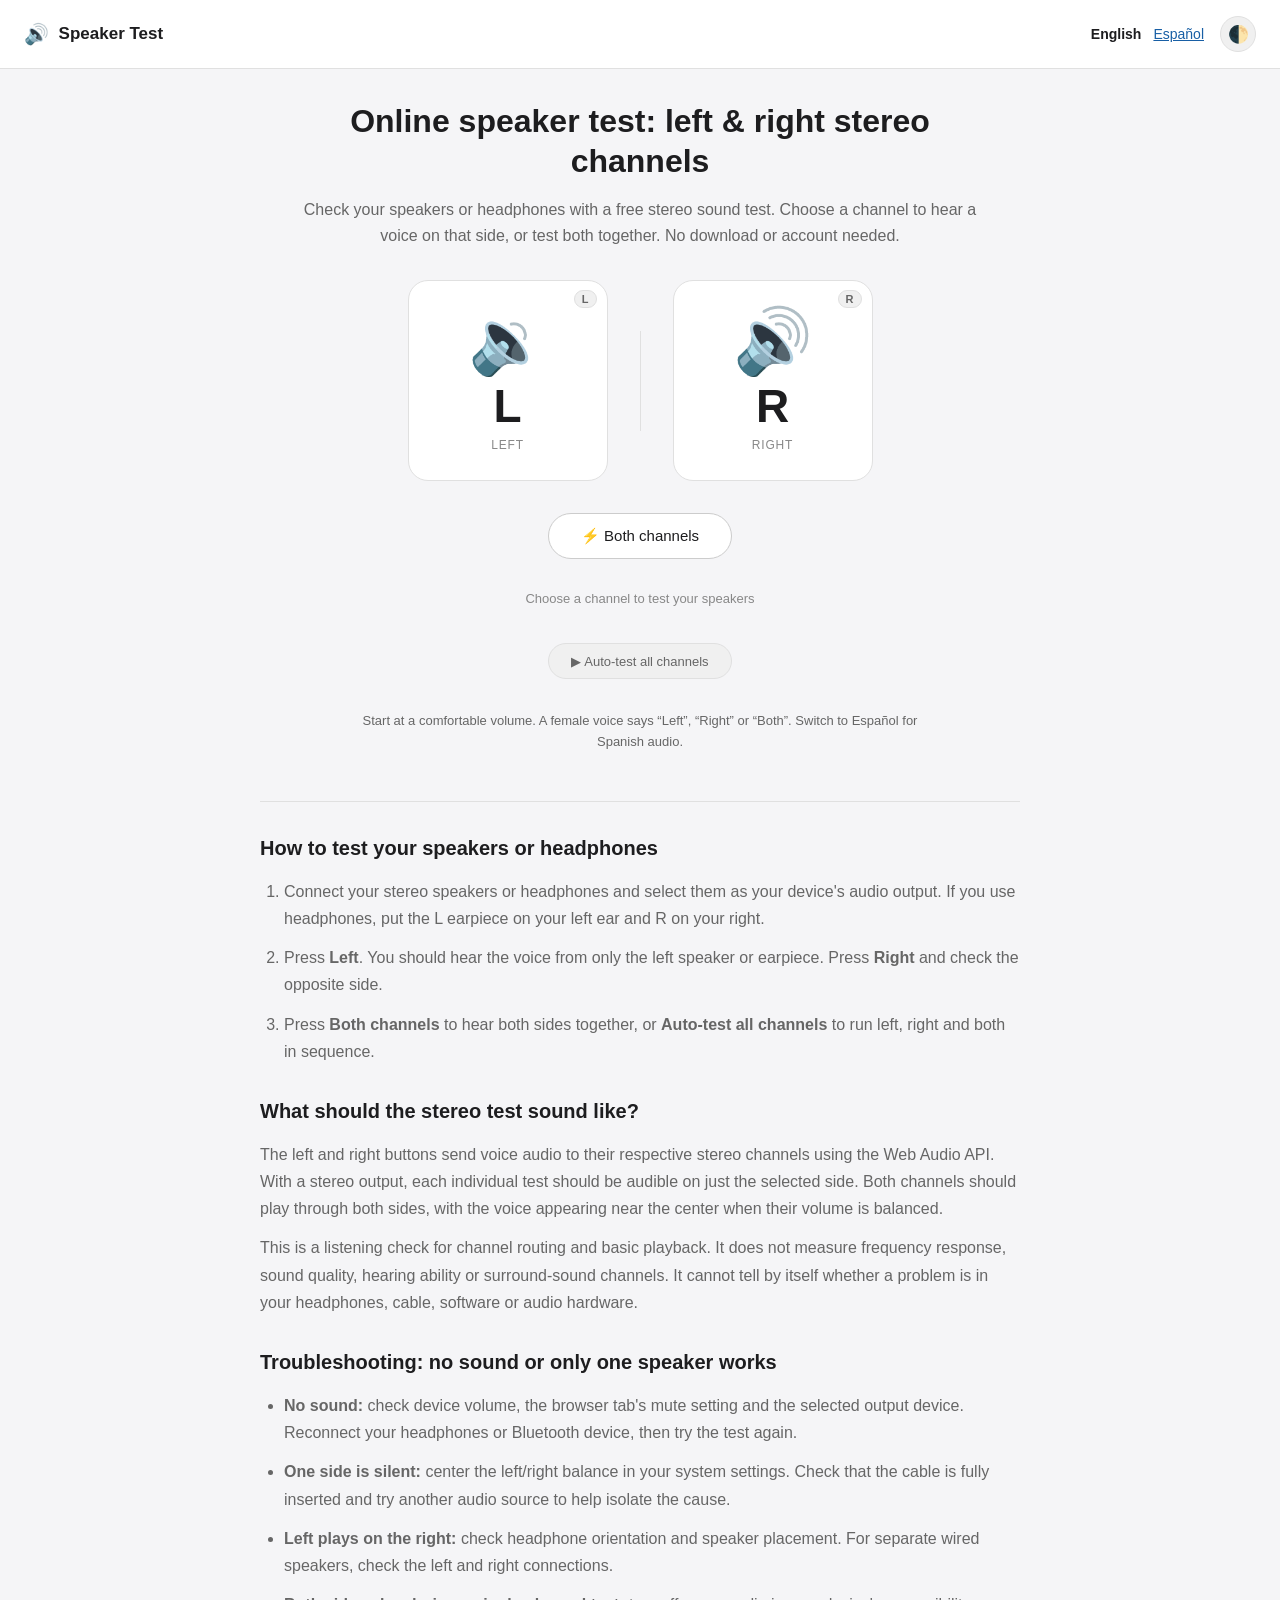
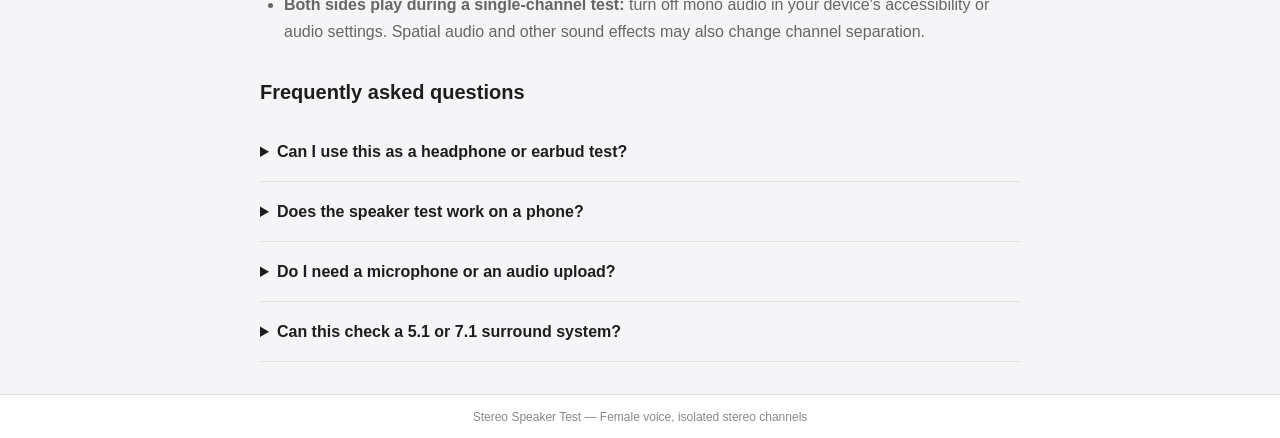
<file: index.html>
<!doctype html>
<html lang="en">
    <head>
        <meta charset="UTF-8" />
        <meta name="viewport" content="width=device-width, initial-scale=1.0" />
        <meta name="robots" content="noindex" />
        <meta
            name="google-site-verification"
            content="xRqT5pQQETq9o1kaS6i_sFaF7CkRpYhiDLhVEV0IBiU"
        />
        <title>Speaker Test</title>
        <script>
            (function () {
                var languages = navigator.languages && navigator.languages.length
                    ? navigator.languages
                    : [navigator.language || ""];
                var preferred = String(languages[0] || "").toLowerCase();
                var language = preferred.indexOf("es") === 0 ? "es" : "en";
                window.location.replace(
                    "/" + language + window.location.search + window.location.hash
                );
            })();
        </script>
        <noscript><meta http-equiv="refresh" content="0; url=/en" /></noscript>
    </head>
    <body></body>
</html>
</file>
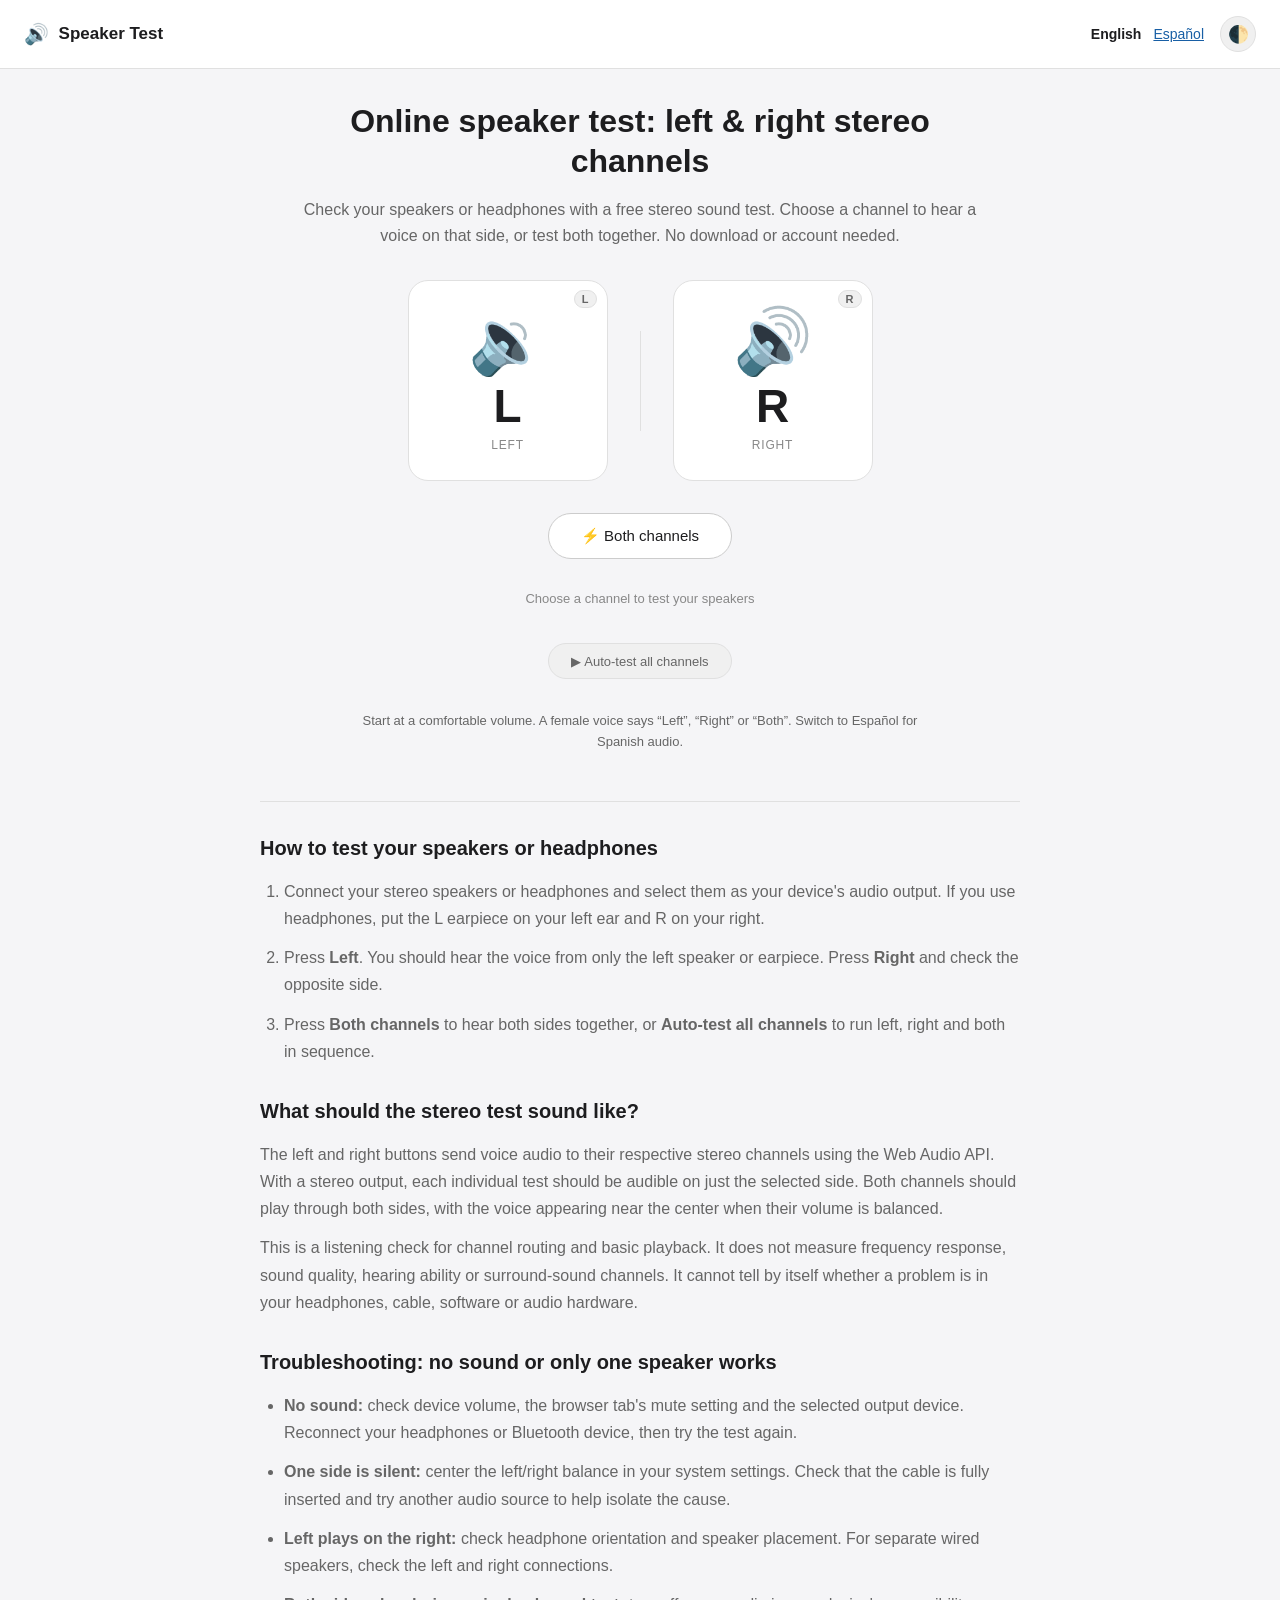
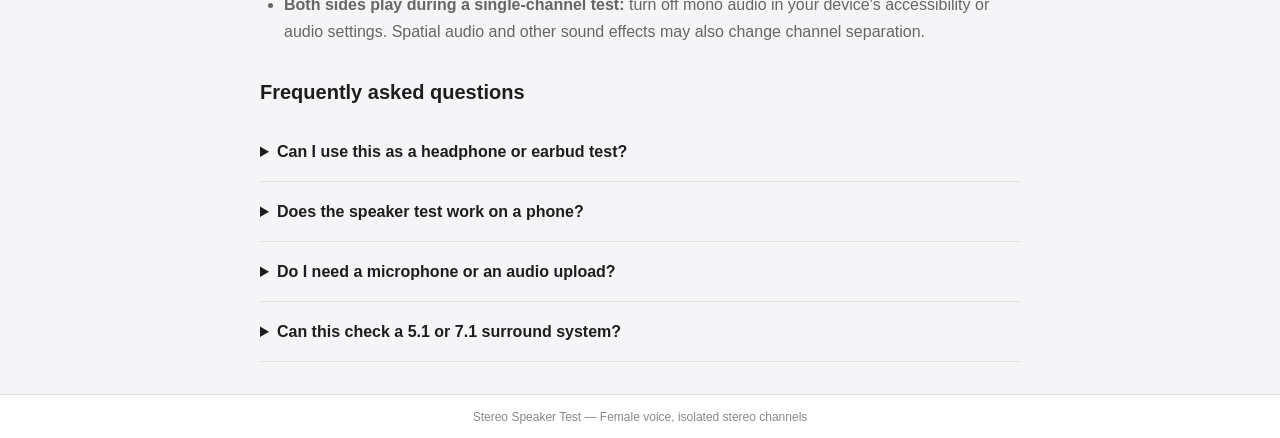
<file: en/index.html>
<!doctype html>
<html lang="en">
    <head>
        <!-- ── Primary Meta ── -->
        <meta charset="UTF-8" />
        <meta name="viewport" content="width=device-width, initial-scale=1.0" />
        <title>Online Speaker Test — Left &amp; Right Stereo Audio</title>
        <meta
            name="description"
            content="Test your left and right speakers or headphones online. Check stereo channels with voice audio, troubleshoot sound problems, and start instantly with no download."
        />
        <meta name="author" content="Speaker Test" />
        <meta name="robots" content="index, follow, max-image-preview:large" />
        <link rel="alternate" hreflang="en" href="https://audio-speaker-test.vercel.app/en" />
        <link rel="alternate" hreflang="es" href="https://audio-speaker-test.vercel.app/es" />
        <link rel="alternate" hreflang="x-default" href="https://audio-speaker-test.vercel.app/en" />
        <link rel="canonical" href="https://audio-speaker-test.vercel.app/en" />
        <meta
            name="theme-color"
            content="#ffffff"
            media="(prefers-color-scheme: light)"
        />
        <meta
            name="theme-color"
            content="#0f0f11"
            media="(prefers-color-scheme: dark)"
        />

        <!-- ── Open Graph (Facebook, WhatsApp, LinkedIn) ── -->
        <meta property="og:type" content="website" />
        <meta
            property="og:url"
            content="https://audio-speaker-test.vercel.app/en"
        />
        <meta
            property="og:title"
            content="Online Speaker Test — Left &amp; Right Stereo Audio"
        />
        <meta
            property="og:description"
            content="Test your left and right speakers independently. Free, instant, no download needed. Works on any browser."
        />
        <meta
            property="og:image"
            content="https://audio-speaker-test.vercel.app/og-image.png"
        />
        <meta property="og:image:width" content="1200" />
        <meta property="og:image:height" content="630" />
        <meta
            property="og:image:alt"
            content="Speaker Test app showing L and R channel buttons"
        />
        <meta property="og:locale" content="en_US" />
        <meta property="og:locale:alternate" content="es_ES" />
        <meta property="og:site_name" content="Speaker Test" />

        <!-- ── Twitter / X Card ── -->
        <meta name="twitter:card" content="summary_large_image" />
        <meta
            name="twitter:url"
            content="https://audio-speaker-test.vercel.app/en"
        />
        <meta
            name="twitter:title"
            content="Online Speaker Test — Left &amp; Right Stereo Audio"
        />
        <meta
            name="twitter:description"
            content="Test your left and right speakers independently. Free, instant, no download needed."
        />
        <meta
            name="twitter:image"
            content="https://audio-speaker-test.vercel.app/og-image.png"
        />
        <meta name="twitter:image:alt" content="Speaker Test app" />

        <meta
            name="google-site-verification"
            content="xRqT5pQQETq9o1kaS6i_sFaF7CkRpYhiDLhVEV0IBiU"
        />

        <!-- ── Schema.org JSON-LD (Google Rich Results) ── -->
        <script type="application/ld+json">
            {
                "@context": "https://schema.org",
                "@type": "WebApplication",
                "name": "Speaker Test",
                "url": "https://audio-speaker-test.vercel.app/en",
                "description": "Test left, right and both stereo channels with voice audio in your browser, without a download.",
                "inLanguage": "en",
                "isAccessibleForFree": true,
                "featureList": ["Left speaker test", "Right speaker test", "Both channels playback", "Sequential stereo test"],
                "applicationCategory": "UtilitiesApplication",
                "operatingSystem": "Any",
                "browserRequirements": "Requires Web Audio API",
                "offers": {
                    "@type": "Offer",
                    "price": "0",
                    "priceCurrency": "USD"
                }
            }
        </script>

        <!-- ── Favicon mínimo ── -->
        <link rel="icon" href="/favicon.ico" sizes="any" />
        <link rel="icon" href="/icon.svg" type="image/svg+xml" />
        <link rel="apple-touch-icon" href="/apple-touch-icon.png" />
        <link rel="manifest" href="/site.webmanifest" />

        <link rel="stylesheet" href="/css/style.css" />
    </head>
    <body>
        <header>
            <div class="header-left">
                <span style="font-size: 20px">🔊</span>
                <span class="site-name">Speaker Test</span>
            </div>
            <nav class="language-nav" aria-label="Language">
                <a href="/en" lang="en" hreflang="en" aria-current="page">English</a>
                <a href="/es" lang="es" hreflang="es">Español</a>
            </nav>
            <button
                class="theme-btn"
                id="theme-btn"
                aria-label="Toggle theme"
                title="Toggle dark/light mode"
            >
                🌙
            </button>
        </header>

        <main>
            <div class="intro">
                <h1>Online speaker test: left &amp; right stereo channels</h1>
                <p>Check your speakers or headphones with a free stereo sound test. Choose a channel to hear a voice on that side, or test both together. No download or account needed.</p>
            </div>
            <div class="speakers-row">
                <button
                    class="spk-btn"
                    id="btn-left"
                    onclick="playChannel('left')"
                    aria-label="Test left speaker"
                >
                    <span class="spk-badge">L</span>
                    <span class="spk-icon">🔉</span>
                    <span class="spk-channel">L</span>
                    <span class="spk-label">Left</span>
                </button>
                <div class="divider"></div>
                <button
                    class="spk-btn"
                    id="btn-right"
                    onclick="playChannel('right')"
                    aria-label="Test right speaker"
                >
                    <span class="spk-badge">R</span>
                    <span class="spk-icon">🔊</span>
                    <span class="spk-channel">R</span>
                    <span class="spk-label">Right</span>
                </button>
            </div>

            <button
                class="both-btn"
                id="btn-both"
                onclick="playChannel('both')"
            >
                ⚡ Both channels
            </button>

            <div class="status-bar" id="status" role="status" aria-live="polite">
                Choose a channel to test your speakers
            </div>

            <button class="all-btn" id="btn-seq" onclick="toggleSeq()">
                ▶ Auto-test all channels
            </button>
            <p class="test-note">Start at a comfortable volume. A female voice says “Left”, “Right” or “Both”. Switch to Español for Spanish audio.</p>
            <noscript><p>Enable JavaScript to play the speaker test. You can still read the instructions below.</p></noscript>

            <article class="help-content" aria-label="Speaker test guide">
                <section aria-labelledby="how-to">
                    <h2 id="how-to">How to test your speakers or headphones</h2>
                    <ol>
                        <li>Connect your stereo speakers or headphones and select them as your device's audio output. If you use headphones, put the L earpiece on your left ear and R on your right.</li>
                        <li>Press <strong>Left</strong>. You should hear the voice from only the left speaker or earpiece. Press <strong>Right</strong> and check the opposite side.</li>
                        <li>Press <strong>Both channels</strong> to hear both sides together, or <strong>Auto-test all channels</strong> to run left, right and both in sequence.</li>
                    </ol>
                </section>
                <section aria-labelledby="results">
                    <h2 id="results">What should the stereo test sound like?</h2>
                    <p>The left and right buttons send voice audio to their respective stereo channels using the Web Audio API. With a stereo output, each individual test should be audible on just the selected side. Both channels should play through both sides, with the voice appearing near the center when their volume is balanced.</p>
                    <p>This is a listening check for channel routing and basic playback. It does not measure frequency response, sound quality, hearing ability or surround-sound channels. It cannot tell by itself whether a problem is in your headphones, cable, software or audio hardware.</p>
                </section>
                <section aria-labelledby="troubleshooting">
                    <h2 id="troubleshooting">Troubleshooting: no sound or only one speaker works</h2>
                    <ul>
                        <li><strong>No sound:</strong> check device volume, the browser tab's mute setting and the selected output device. Reconnect your headphones or Bluetooth device, then try the test again.</li>
                        <li><strong>One side is silent:</strong> center the left/right balance in your system settings. Check that the cable is fully inserted and try another audio source to help isolate the cause.</li>
                        <li><strong>Left plays on the right:</strong> check headphone orientation and speaker placement. For separate wired speakers, check the left and right connections.</li>
                        <li><strong>Both sides play during a single-channel test:</strong> turn off mono audio in your device's accessibility or audio settings. Spatial audio and other sound effects may also change channel separation.</li>
                    </ul>
                </section>
                <section aria-labelledby="questions">
                    <h2 id="questions">Frequently asked questions</h2>
                    <details>
                        <summary>Can I use this as a headphone or earbud test?</summary>
                        <p>Yes. The same left and right channel test works with stereo headphones, wired earbuds and Bluetooth earbuds. Connect them first and make sure your device is sending audio to them.</p>
                    </details>
                    <details>
                        <summary>Does the speaker test work on a phone?</summary>
                        <p>It works in modern browsers that support the Web Audio API. For a clear left/right check on a phone, use stereo headphones or external speakers. A phone's built-in speaker arrangement may not provide clear stereo separation.</p>
                    </details>
                    <details>
                        <summary>Do I need a microphone or an audio upload?</summary>
                        <p>No. This tool plays built-in voice recordings through your browser. It does not need microphone access or ask you to upload an audio file.</p>
                    </details>
                    <details>
                        <summary>Can this check a 5.1 or 7.1 surround system?</summary>
                        <p>This tool tests only stereo left and right channels. It does not test center, subwoofer or rear channels individually. Use your receiver's or operating system's surround test for those channels.</p>
                    </details>
                </section>
            </article>
        </main>

        <footer>
            Stereo Speaker Test &mdash; Female voice, isolated stereo channels
        </footer>

        <script src="/js/app.js"></script>
    </body>
</html>
</file>
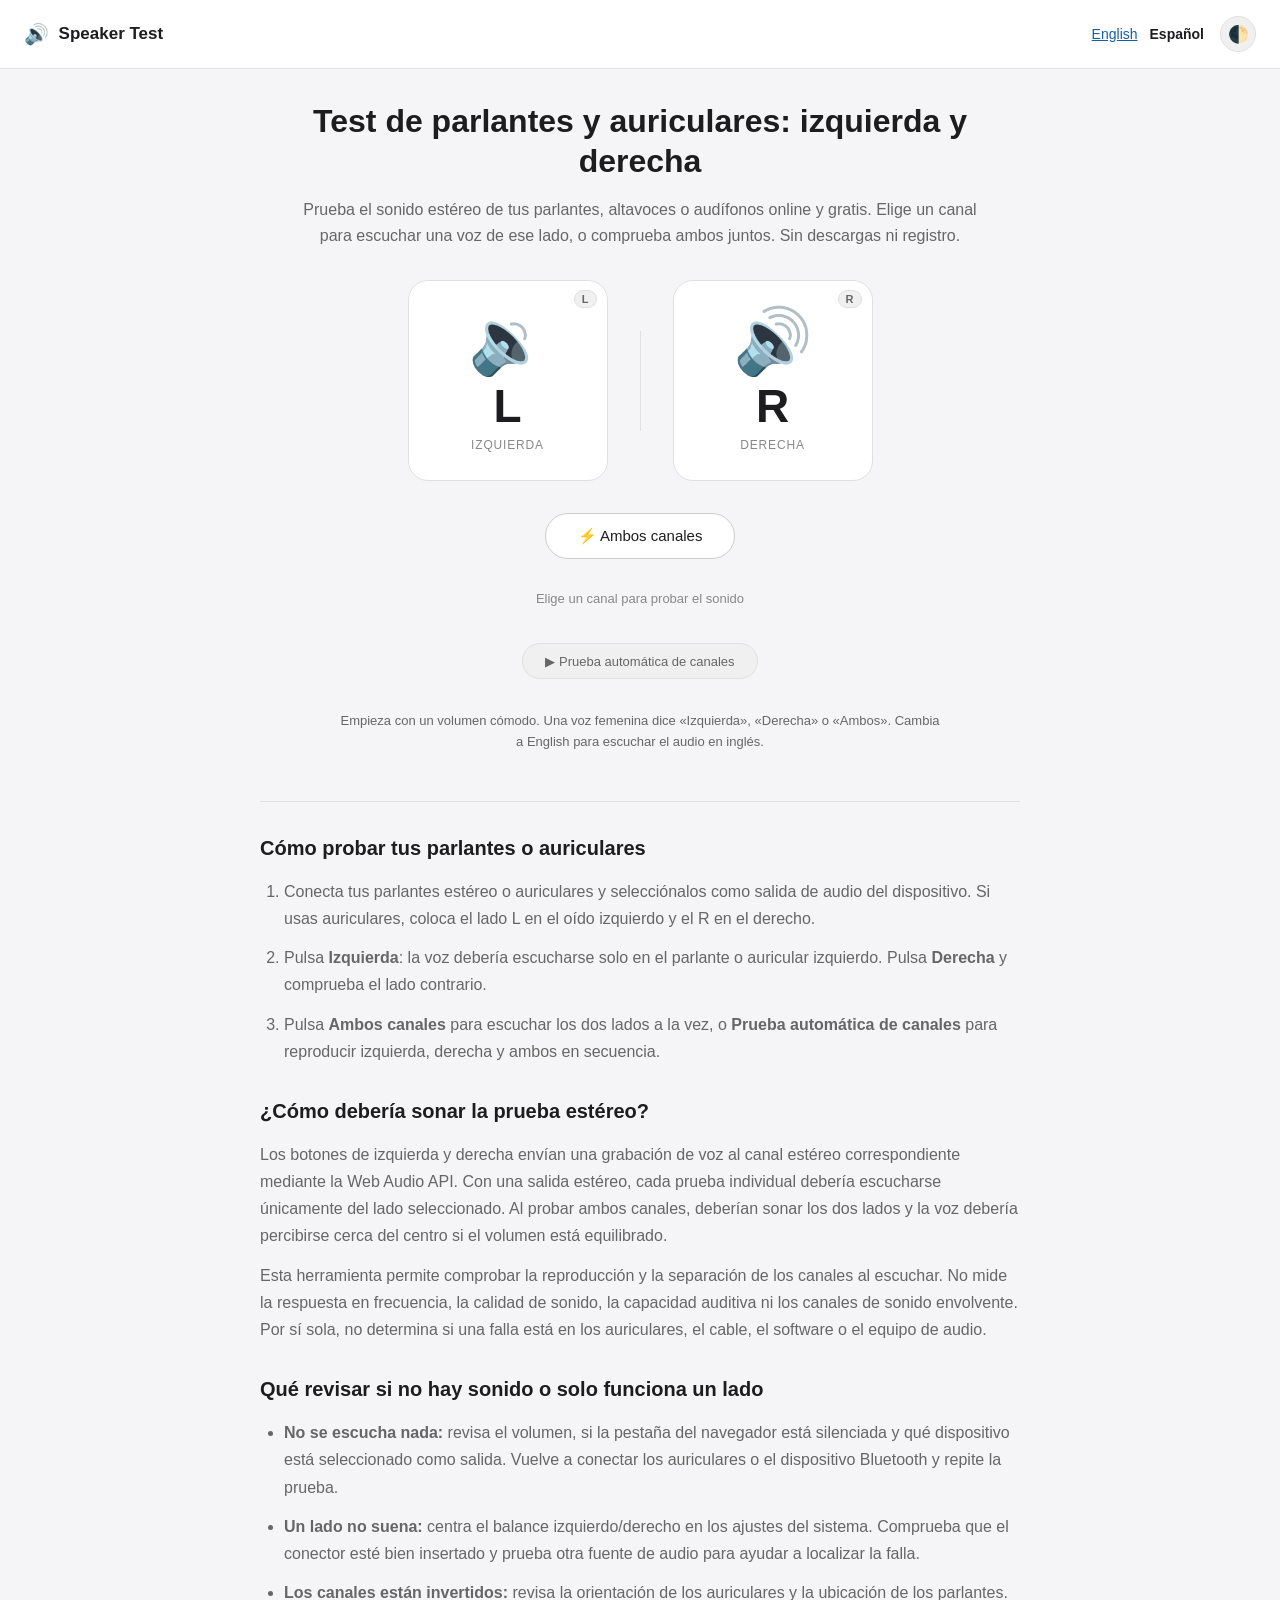
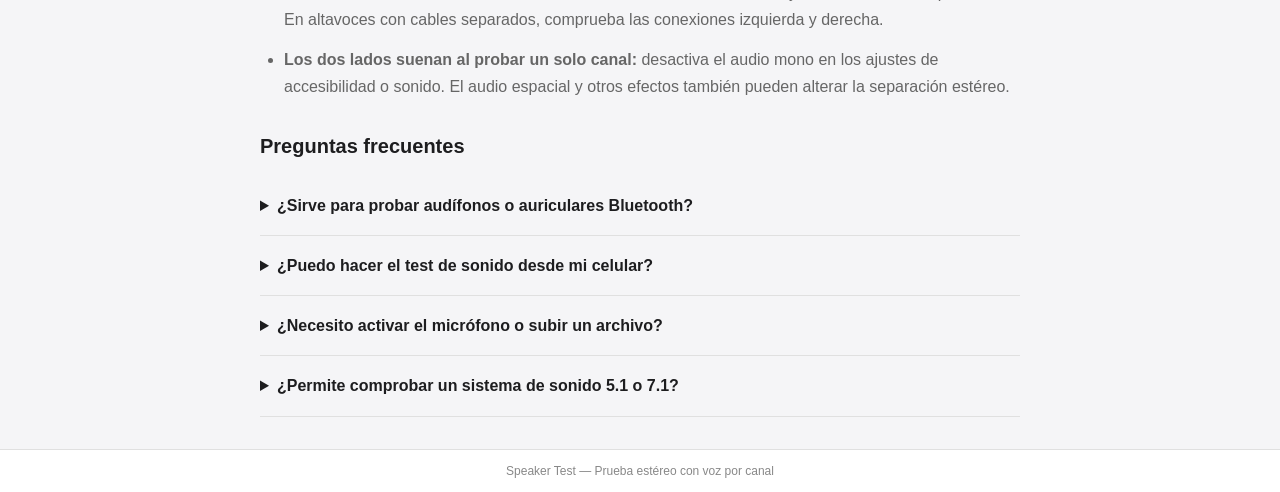
<file: es/index.html>
<!doctype html>
<html lang="es">
    <head>
        <meta charset="UTF-8" />
        <meta name="viewport" content="width=device-width, initial-scale=1.0" />
        <title>Test de parlantes y auriculares online — Izquierda y derecha</title>
        <meta name="description" content="Prueba tus parlantes, altavoces o auriculares online gratis. Comprueba los canales izquierdo y derecho con audio de voz, sin descargar ni instalar nada." />
        <meta name="author" content="Speaker Test" />
        <meta name="robots" content="index, follow, max-image-preview:large" />
        <link rel="canonical" href="https://audio-speaker-test.vercel.app/es" />
        <link rel="alternate" hreflang="en" href="https://audio-speaker-test.vercel.app/en" />
        <link rel="alternate" hreflang="es" href="https://audio-speaker-test.vercel.app/es" />
        <link rel="alternate" hreflang="x-default" href="https://audio-speaker-test.vercel.app/en" />
        <meta name="theme-color" content="#ffffff" media="(prefers-color-scheme: light)" />
        <meta name="theme-color" content="#0f0f11" media="(prefers-color-scheme: dark)" />
        <meta property="og:type" content="website" />
        <meta property="og:url" content="https://audio-speaker-test.vercel.app/es" />
        <meta property="og:title" content="Test de parlantes y auriculares online — Izquierda y derecha" />
        <meta property="og:description" content="Comprueba el sonido izquierdo y derecho de tus parlantes o auriculares. Prueba estéreo gratis, sin descargas ni registro." />
        <meta property="og:image" content="https://audio-speaker-test.vercel.app/og-image.png" />
        <meta property="og:image:width" content="1200" />
        <meta property="og:image:height" content="630" />
        <meta property="og:image:alt" content="Speaker Test con botones para probar los canales L y R" />
        <meta property="og:locale" content="es_ES" />
        <meta property="og:locale:alternate" content="en_US" />
        <meta property="og:site_name" content="Speaker Test" />
        <meta name="twitter:card" content="summary_large_image" />
        <meta name="twitter:url" content="https://audio-speaker-test.vercel.app/es" />
        <meta name="twitter:title" content="Test de parlantes y auriculares online — Izquierda y derecha" />
        <meta name="twitter:description" content="Prueba gratis los canales izquierdo y derecho de tus parlantes o auriculares, directamente en tu navegador." />
        <meta name="twitter:image" content="https://audio-speaker-test.vercel.app/og-image.png" />
        <meta name="twitter:image:alt" content="Speaker Test: prueba de sonido estéreo" />
        <script type="application/ld+json">
            {
                "@context": "https://schema.org",
                "@type": "WebApplication",
                "name": "Speaker Test",
                "url": "https://audio-speaker-test.vercel.app/es",
                "description": "Prueba gratis los canales izquierdo, derecho y ambos de tus parlantes o auriculares con audio de voz en el navegador.",
                "inLanguage": "es",
                "isAccessibleForFree": true,
                "featureList": ["Prueba del canal izquierdo", "Prueba del canal derecho", "Reproducción de ambos canales", "Prueba estéreo secuencial"],
                "applicationCategory": "UtilitiesApplication",
                "operatingSystem": "Any",
                "browserRequirements": "Requires Web Audio API",
                "offers": { "@type": "Offer", "price": "0", "priceCurrency": "USD" }
            }
        </script>
        <link rel="icon" href="/favicon.ico" sizes="any" />
        <link rel="icon" href="/icon.svg" type="image/svg+xml" />
        <link rel="apple-touch-icon" href="/apple-touch-icon.png" />
        <link rel="manifest" href="/site.webmanifest" />
        <link rel="stylesheet" href="/css/style.css" />
    </head>
    <body>
        <header>
            <div class="header-left">
                <span style="font-size: 20px" aria-hidden="true">🔊</span>
                <span class="site-name">Speaker Test</span>
            </div>
            <nav class="language-nav" aria-label="Idioma">
                <a href="/en" lang="en" hreflang="en">English</a>
                <a href="/es" lang="es" hreflang="es" aria-current="page">Español</a>
            </nav>
            <button class="theme-btn" id="theme-btn" aria-label="Cambiar tema" title="Cambiar tema claro u oscuro">🌙</button>
        </header>
        <main>
            <div class="intro">
                <h1>Test de parlantes y auriculares: izquierda y derecha</h1>
                <p>Prueba el sonido estéreo de tus parlantes, altavoces o audífonos online y gratis. Elige un canal para escuchar una voz de ese lado, o comprueba ambos juntos. Sin descargas ni registro.</p>
            </div>
            <div class="speakers-row">
                <button class="spk-btn" id="btn-left" onclick="playChannel('left')" aria-label="Probar parlante izquierdo">
                    <span class="spk-badge">L</span>
                    <span class="spk-icon">🔉</span>
                    <span class="spk-channel">L</span>
                    <span class="spk-label">Izquierda</span>
                </button>
                <div class="divider"></div>
                <button class="spk-btn" id="btn-right" onclick="playChannel('right')" aria-label="Probar parlante derecho">
                    <span class="spk-badge">R</span>
                    <span class="spk-icon">🔊</span>
                    <span class="spk-channel">R</span>
                    <span class="spk-label">Derecha</span>
                </button>
            </div>
            <button class="both-btn" id="btn-both" onclick="playChannel('both')">⚡ Ambos canales</button>
            <div class="status-bar" id="status" role="status" aria-live="polite">Elige un canal para probar el sonido</div>
            <button class="all-btn" id="btn-seq" onclick="toggleSeq()">▶ Prueba automática de canales</button>
            <p class="test-note">Empieza con un volumen cómodo. Una voz femenina dice «Izquierda», «Derecha» o «Ambos». Cambia a English para escuchar el audio en inglés.</p>
            <noscript><p>Activa JavaScript para reproducir la prueba de sonido. Puedes leer las instrucciones a continuación.</p></noscript>
            <article class="help-content" aria-label="Guía de la prueba de sonido">
                <section aria-labelledby="como-probar">
                    <h2 id="como-probar">Cómo probar tus parlantes o auriculares</h2>
                    <ol>
                        <li>Conecta tus parlantes estéreo o auriculares y selecciónalos como salida de audio del dispositivo. Si usas auriculares, coloca el lado L en el oído izquierdo y el R en el derecho.</li>
                        <li>Pulsa <strong>Izquierda</strong>: la voz debería escucharse solo en el parlante o auricular izquierdo. Pulsa <strong>Derecha</strong> y comprueba el lado contrario.</li>
                        <li>Pulsa <strong>Ambos canales</strong> para escuchar los dos lados a la vez, o <strong>Prueba automática de canales</strong> para reproducir izquierda, derecha y ambos en secuencia.</li>
                    </ol>
                </section>
                <section aria-labelledby="resultados">
                    <h2 id="resultados">¿Cómo debería sonar la prueba estéreo?</h2>
                    <p>Los botones de izquierda y derecha envían una grabación de voz al canal estéreo correspondiente mediante la Web Audio API. Con una salida estéreo, cada prueba individual debería escucharse únicamente del lado seleccionado. Al probar ambos canales, deberían sonar los dos lados y la voz debería percibirse cerca del centro si el volumen está equilibrado.</p>
                    <p>Esta herramienta permite comprobar la reproducción y la separación de los canales al escuchar. No mide la respuesta en frecuencia, la calidad de sonido, la capacidad auditiva ni los canales de sonido envolvente. Por sí sola, no determina si una falla está en los auriculares, el cable, el software o el equipo de audio.</p>
                </section>
                <section aria-labelledby="soluciones">
                    <h2 id="soluciones">Qué revisar si no hay sonido o solo funciona un lado</h2>
                    <ul>
                        <li><strong>No se escucha nada:</strong> revisa el volumen, si la pestaña del navegador está silenciada y qué dispositivo está seleccionado como salida. Vuelve a conectar los auriculares o el dispositivo Bluetooth y repite la prueba.</li>
                        <li><strong>Un lado no suena:</strong> centra el balance izquierdo/derecho en los ajustes del sistema. Comprueba que el conector esté bien insertado y prueba otra fuente de audio para ayudar a localizar la falla.</li>
                        <li><strong>Los canales están invertidos:</strong> revisa la orientación de los auriculares y la ubicación de los parlantes. En altavoces con cables separados, comprueba las conexiones izquierda y derecha.</li>
                        <li><strong>Los dos lados suenan al probar un solo canal:</strong> desactiva el audio mono en los ajustes de accesibilidad o sonido. El audio espacial y otros efectos también pueden alterar la separación estéreo.</li>
                    </ul>
                </section>
                <section aria-labelledby="preguntas">
                    <h2 id="preguntas">Preguntas frecuentes</h2>
                    <details>
                        <summary>¿Sirve para probar audífonos o auriculares Bluetooth?</summary>
                        <p>Sí. La misma prueba de izquierda y derecha sirve para auriculares estéreo con cable, audífonos y auriculares Bluetooth. Conéctalos primero y verifica que el dispositivo les esté enviando el audio.</p>
                    </details>
                    <details>
                        <summary>¿Puedo hacer el test de sonido desde mi celular?</summary>
                        <p>Funciona en navegadores modernos compatibles con la Web Audio API. Para distinguir claramente izquierda y derecha en un celular, usa auriculares estéreo o parlantes externos. La disposición de los altavoces integrados del teléfono puede no ofrecer una separación estéreo clara.</p>
                    </details>
                    <details>
                        <summary>¿Necesito activar el micrófono o subir un archivo?</summary>
                        <p>No. La herramienta reproduce grabaciones de voz incluidas en la aplicación desde tu navegador. No necesita acceso al micrófono ni te pide subir archivos de audio.</p>
                    </details>
                    <details>
                        <summary>¿Permite comprobar un sistema de sonido 5.1 o 7.1?</summary>
                        <p>Esta prueba comprueba únicamente los canales estéreo izquierdo y derecho. No reproduce por separado los canales central, subwoofer o traseros. Para esos canales, utiliza la prueba de sonido envolvente de tu receptor o sistema operativo.</p>
                    </details>
                </section>
            </article>
        </main>
        <footer>Speaker Test &mdash; Prueba estéreo con voz por canal</footer>
        <script src="/js/app.js"></script>
    </body>
</html>
</file>
<file: css/style.css>
/* ── Tokens ── */
:root {
    --bg: #f5f5f7;
    --surface: #ffffff;
    --border: #e0e0e0;
    --border2: #cccccc;
    --text: #1d1d1f;
    --text2: #888888;
    --text3: #666666;
    --muted-bg: #f0f0f0;
    --hover-bg: #fafafa;
    --accent: #4f9ef8;
    --accent-bg: #edf5ff;
    --accent-txt: #185fa5;
    --accent-bd: #85b7eb;
    --badge-bg: #d0e9ff;
    --radius: 20px;
    --trans: 0.18s;
}
[data-theme="dark"] {
    --bg: #0f0f11;
    --surface: #1c1c1e;
    --border: #2c2c2e;
    --border2: #3a3a3c;
    --text: #f5f5f7;
    --text2: #8e8e93;
    --text3: #a0a0a5;
    --muted-bg: #2c2c2e;
    --hover-bg: #28282a;
    --accent: #4f9ef8;
    --accent-bg: #0d2340;
    --accent-txt: #90c4ff;
    --accent-bd: #2a5a9a;
    --badge-bg: #0d2340;
}

/* ── Reset ── */
*,
*::before,
*::after {
    box-sizing: border-box;
    margin: 0;
    padding: 0;
}

body {
    font-family: -apple-system, BlinkMacSystemFont, "Segoe UI", sans-serif;
    background: var(--bg);
    color: var(--text);
    min-height: 100dvh;
    display: flex;
    flex-direction: column;
    transition:
        background var(--trans),
        color var(--trans);
}

/* ── Header ── */
header {
    padding: 1rem 1.5rem;
    display: flex;
    align-items: center;
    justify-content: space-between;
    border-bottom: 1px solid var(--border);
    background: var(--surface);
    transition:
        background var(--trans),
        border-color var(--trans);
    gap: 1rem;
}
.header-left {
    display: flex;
    align-items: center;
    gap: 0.6rem;
}
.site-name {
    font-size: 17px;
    font-weight: 600;
    white-space: nowrap;
}
.theme-btn {
    display: flex;
    align-items: center;
    justify-content: center;
    width: 36px;
    height: 36px;
    border-radius: 50%;
    border: 1px solid var(--border);
    background: var(--muted-bg);
    color: var(--text2);
    cursor: pointer;
    font-size: 17px;
    flex-shrink: 0;
    transition:
        background var(--trans),
        border-color var(--trans),
        transform 0.12s;
    outline: none;
    -webkit-tap-highlight-color: transparent;
}
.theme-btn:hover {
    background: var(--hover-bg);
    border-color: var(--border2);
}
.theme-btn:active {
    transform: scale(0.92);
}

/* ── Main ── */
main {
    flex: 1;
    display: flex;
    flex-direction: column;
    align-items: center;
    justify-content: center;
    gap: 2rem;
    padding: 2rem 1.5rem;
    min-height: 0;
}

/* ── Speaker row ── */
.language-nav {
    display: flex;
    flex-wrap: wrap;
    justify-content: center;
    gap: 0.75rem;
    margin-left: auto;
    font-size: 14px;
}
.language-nav a {
    color: var(--accent-txt);
    padding: 0.4rem 0;
}
.language-nav a[aria-current="page"] {
    color: var(--text);
    font-weight: 600;
    text-decoration: none;
}
.intro {
    max-width: 680px;
    text-align: center;
}
.intro h1 {
    font-size: clamp(1.5rem, 4vw, 2rem);
    line-height: 1.25;
    margin-bottom: 1rem;
}
.intro p,
.test-note {
    color: var(--text3);
    line-height: 1.6;
}
.test-note {
    max-width: 600px;
    font-size: 13px;
    text-align: center;
}
.help-content {
    width: 100%;
    max-width: 760px;
    line-height: 1.7;
    border-top: 1px solid var(--border);
    margin-top: 1rem;
    padding-top: 2rem;
}
.help-content section + section {
    margin-top: 2rem;
}
.help-content h2 {
    font-size: 1.25rem;
    line-height: 1.4;
    margin-bottom: 1rem;
}
.help-content p,
.help-content li {
    color: var(--text3);
    margin-bottom: 0.75rem;
}
.help-content ol,
.help-content ul {
    padding-left: 1.5rem;
}
.help-content details {
    padding: 1rem 0;
    border-bottom: 1px solid var(--border);
}
.help-content summary {
    cursor: pointer;
    font-weight: 600;
}
.help-content details p {
    margin: 0.75rem 0 0;
}
button:focus-visible,
a:focus-visible,
summary:focus-visible {
    outline: 3px solid var(--accent);
    outline-offset: 4px;
}

.speakers-row {
    display: flex;
    gap: 2rem;
    align-items: center;
    flex-wrap: wrap;
    justify-content: center;
    width: 100%;
    max-width: 480px;
}

.spk-btn {
    display: flex;
    flex-direction: column;
    align-items: center;
    gap: 0.6rem;
    cursor: pointer;
    border: 1.5px solid var(--border);
    border-radius: var(--radius);
    padding: 1.75rem 2rem;
    background: var(--surface);
    transition:
        border-color var(--trans),
        transform 0.13s,
        background var(--trans);
    position: relative;
    flex: 1;
    min-width: 130px;
    max-width: 200px;
    outline: none;
    -webkit-tap-highlight-color: transparent;
}
.spk-btn:hover {
    border-color: var(--border2);
    background: var(--hover-bg);
}
.spk-btn:active {
    transform: scale(0.95);
}
.spk-btn.playing {
    border-color: var(--accent);
    background: var(--accent-bg);
}

.spk-icon {
    font-size: 64px;
    line-height: 1;
    user-select: none;
}
.spk-channel {
    font-size: 46px;
    font-weight: 600;
    color: var(--text);
    line-height: 1;
}
.spk-label {
    font-size: 12px;
    font-weight: 500;
    color: var(--text2);
    letter-spacing: 0.07em;
    text-transform: uppercase;
}

.spk-badge {
    position: absolute;
    top: 9px;
    right: 10px;
    font-size: 11px;
    font-weight: 700;
    padding: 2px 7px;
    border-radius: 99px;
    background: var(--muted-bg);
    color: var(--text3);
    border: 1px solid var(--border);
}
.spk-btn.playing .spk-badge {
    background: var(--badge-bg);
    color: var(--accent-txt);
    border-color: var(--accent-bd);
}

.divider {
    width: 1px;
    height: 100px;
    background: var(--border);
    flex-shrink: 0;
}

/* ── Both button ── */
.both-btn {
    display: flex;
    align-items: center;
    gap: 8px;
    padding: 0.8rem 2rem;
    border-radius: 99px;
    border: 1.5px solid var(--border2);
    background: var(--surface);
    font-size: 15px;
    font-weight: 500;
    color: var(--text);
    cursor: pointer;
    transition: all var(--trans);
    outline: none;
    -webkit-tap-highlight-color: transparent;
}
.both-btn:hover {
    background: var(--hover-bg);
}
.both-btn:active {
    transform: scale(0.96);
}
.both-btn.playing {
    border-color: var(--accent);
    background: var(--accent-bg);
    color: var(--accent-txt);
}

/* ── Status ── */
.status-bar {
    font-size: 13px;
    color: var(--text2);
    text-align: center;
    min-height: 20px;
    padding: 0 1rem;
    transition: color var(--trans);
}

/* ── Auto-test button ── */
.all-btn {
    display: flex;
    align-items: center;
    gap: 7px;
    padding: 0.6rem 1.4rem;
    border-radius: 99px;
    border: 1px solid var(--border);
    background: var(--muted-bg);
    font-size: 13px;
    color: var(--text3);
    cursor: pointer;
    transition: all var(--trans);
    outline: none;
    -webkit-tap-highlight-color: transparent;
}
.all-btn:hover {
    background: var(--surface);
    border-color: var(--border2);
}
.all-btn:active {
    transform: scale(0.96);
}
.all-btn.playing {
    border-color: var(--accent);
    color: var(--accent-txt);
    background: var(--accent-bg);
}

/* ── Footer ── */
footer {
    padding: 0.9rem 1.5rem;
    text-align: center;
    border-top: 1px solid var(--border);
    font-size: 12px;
    color: var(--text2);
    background: var(--surface);
    transition:
        background var(--trans),
        border-color var(--trans);
}

/* ── Wave animation ── */
.wave {
    display: inline-flex;
    gap: 3px;
    align-items: flex-end;
    height: 18px;
    margin-left: 5px;
    vertical-align: middle;
}
.wave span {
    display: inline-block;
    width: 3px;
    background: var(--accent);
    border-radius: 2px;
    animation: wave 0.7s ease-in-out infinite;
}
.wave span:nth-child(2) {
    animation-delay: 0.15s;
}
.wave span:nth-child(3) {
    animation-delay: 0.3s;
}
@keyframes wave {
    0%,
    100% {
        height: 4px;
    }
    50% {
        height: 14px;
    }
}

/* ── Responsive ── */
@media (max-width: 420px) {
    .site-name {
        font-size: 15px;
    }
    header {
        flex-wrap: wrap;
        gap: 0.5rem;
        padding: 1rem;
    }
    .language-nav {
        font-size: 13px;
        gap: 0.5rem;
    }
    .spk-btn {
        padding: 1.4rem 1.5rem;
        min-width: 110px;
    }
    .spk-icon {
        font-size: 52px;
    }
    .spk-channel {
        font-size: 38px;
    }
    .both-btn {
        font-size: 14px;
        padding: 0.75rem 1.5rem;
    }
    .divider {
        height: 80px;
    }
    main {
        gap: 1.5rem;
        padding: 1.5rem 1rem;
    }
}
@media (max-width: 340px) {
    .divider {
        display: none;
    }
    .speakers-row {
        gap: 1rem;
    }
    .spk-btn {
        min-width: 100px;
    }
}
</file>
